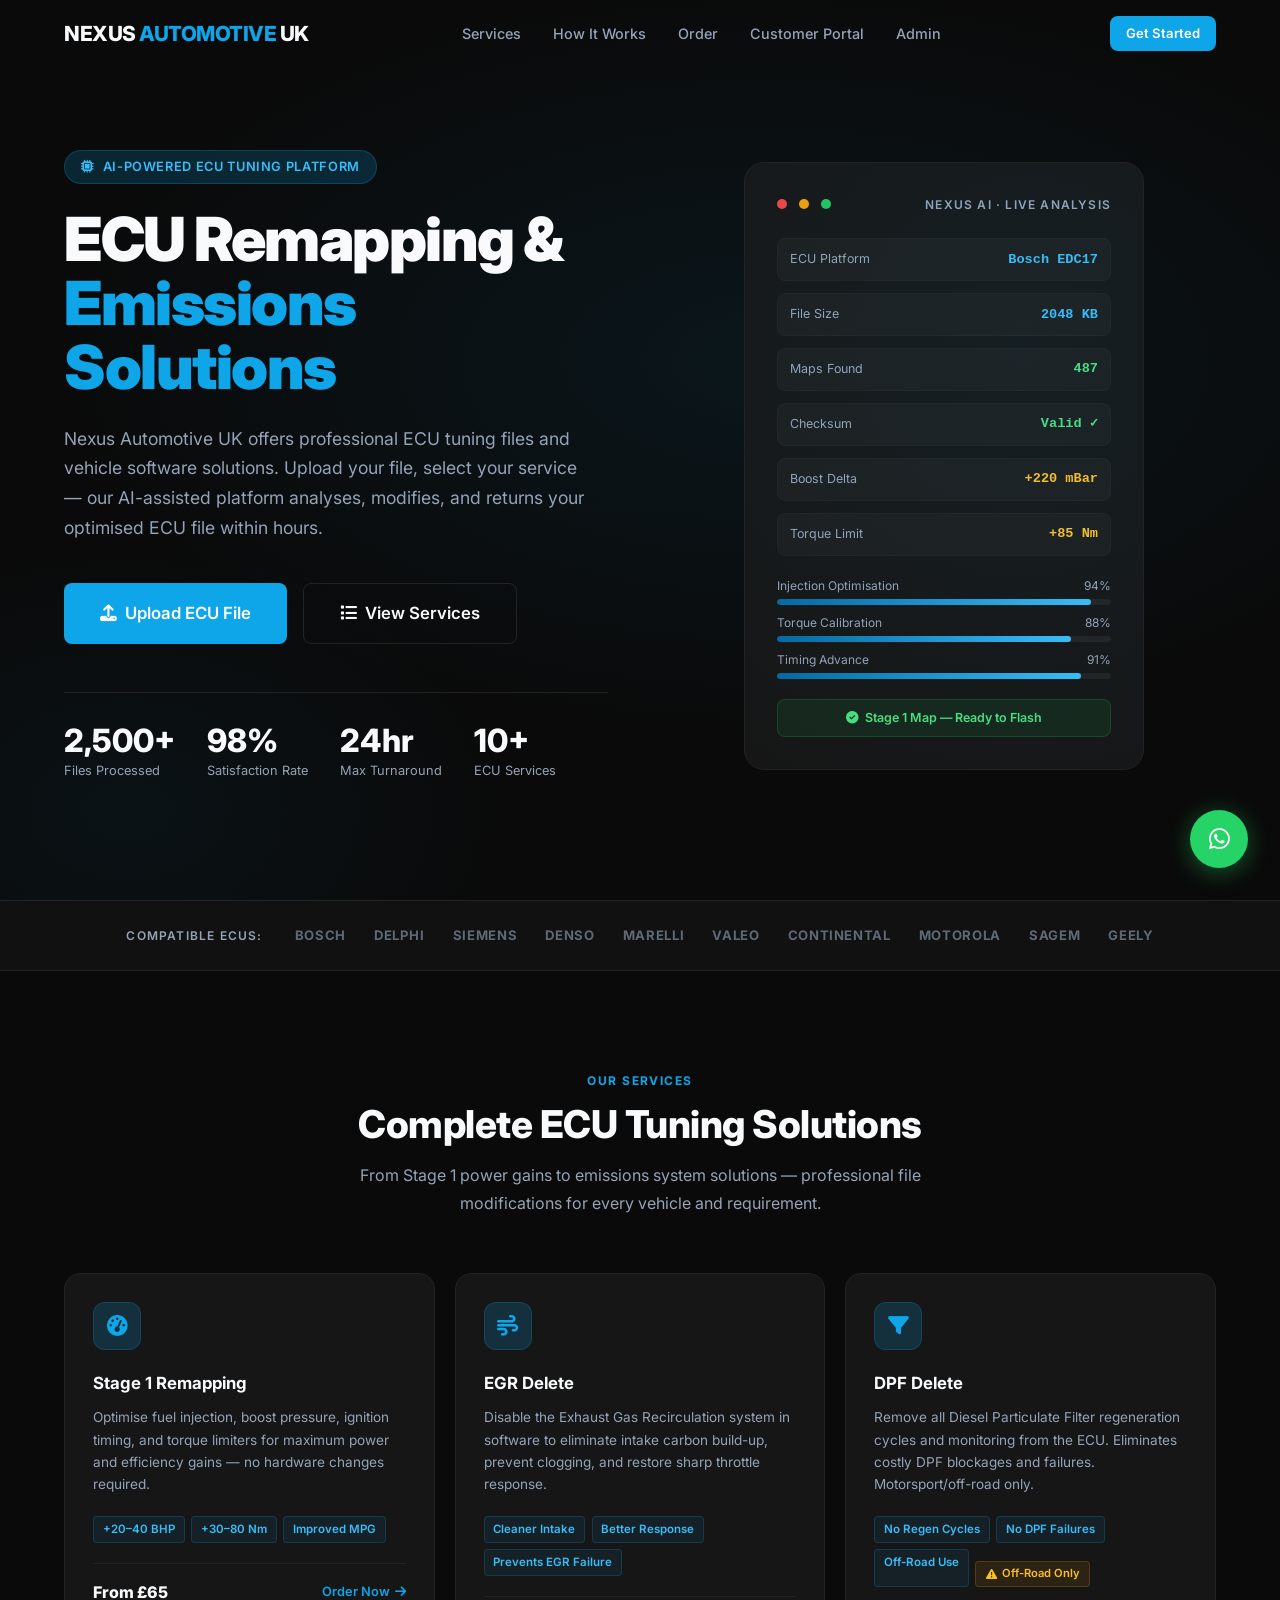
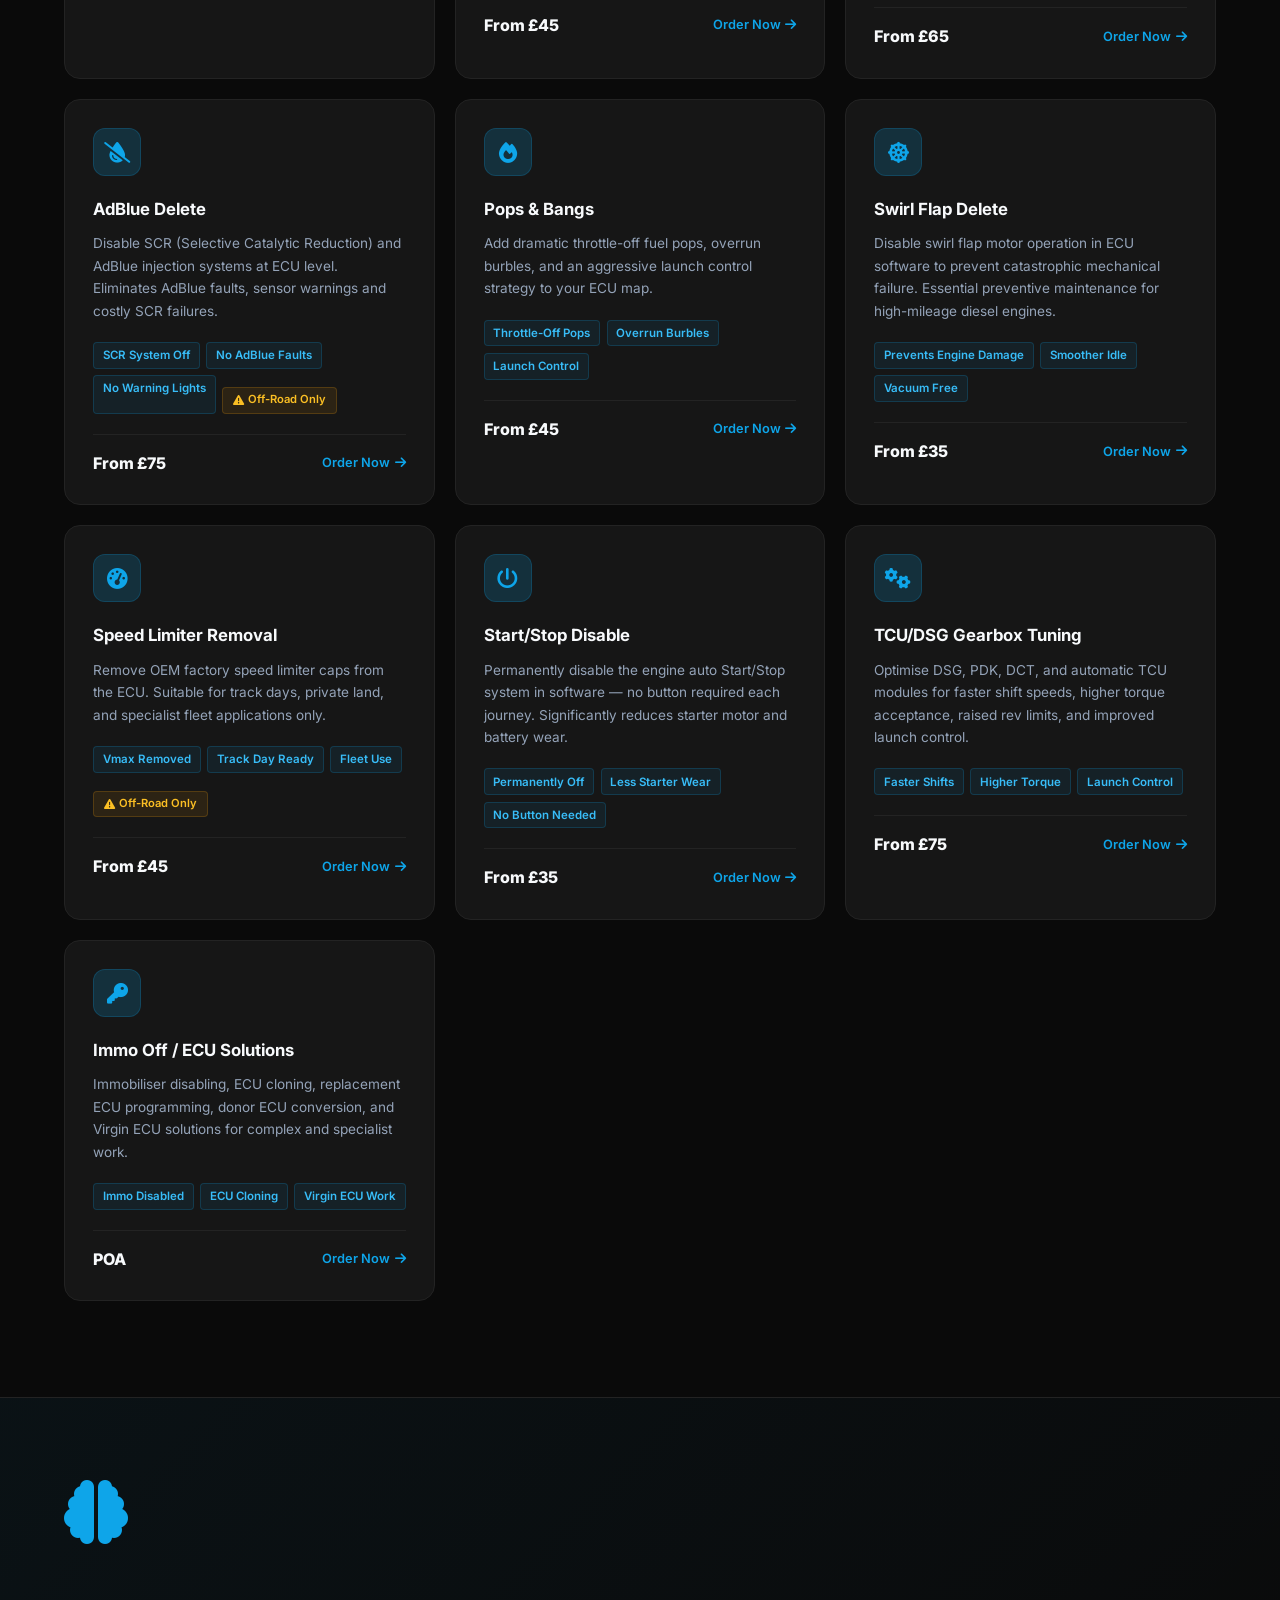
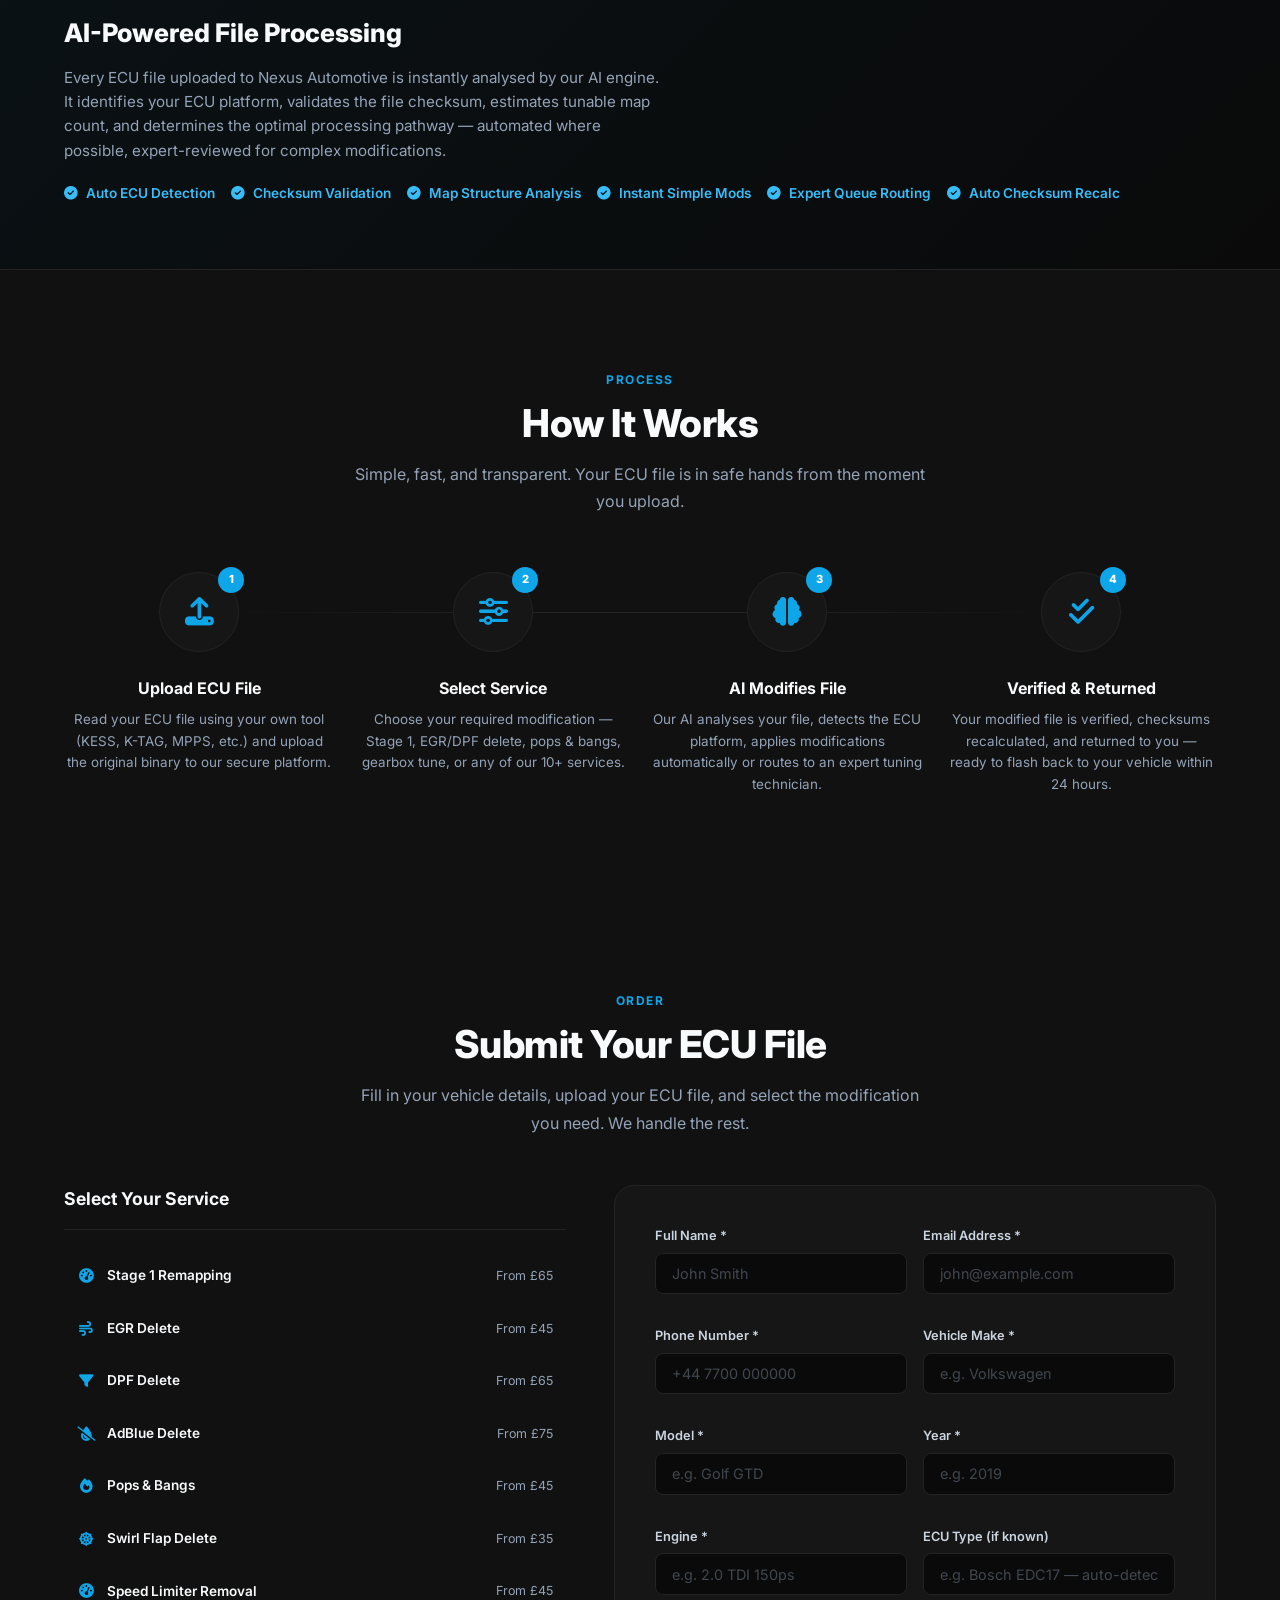
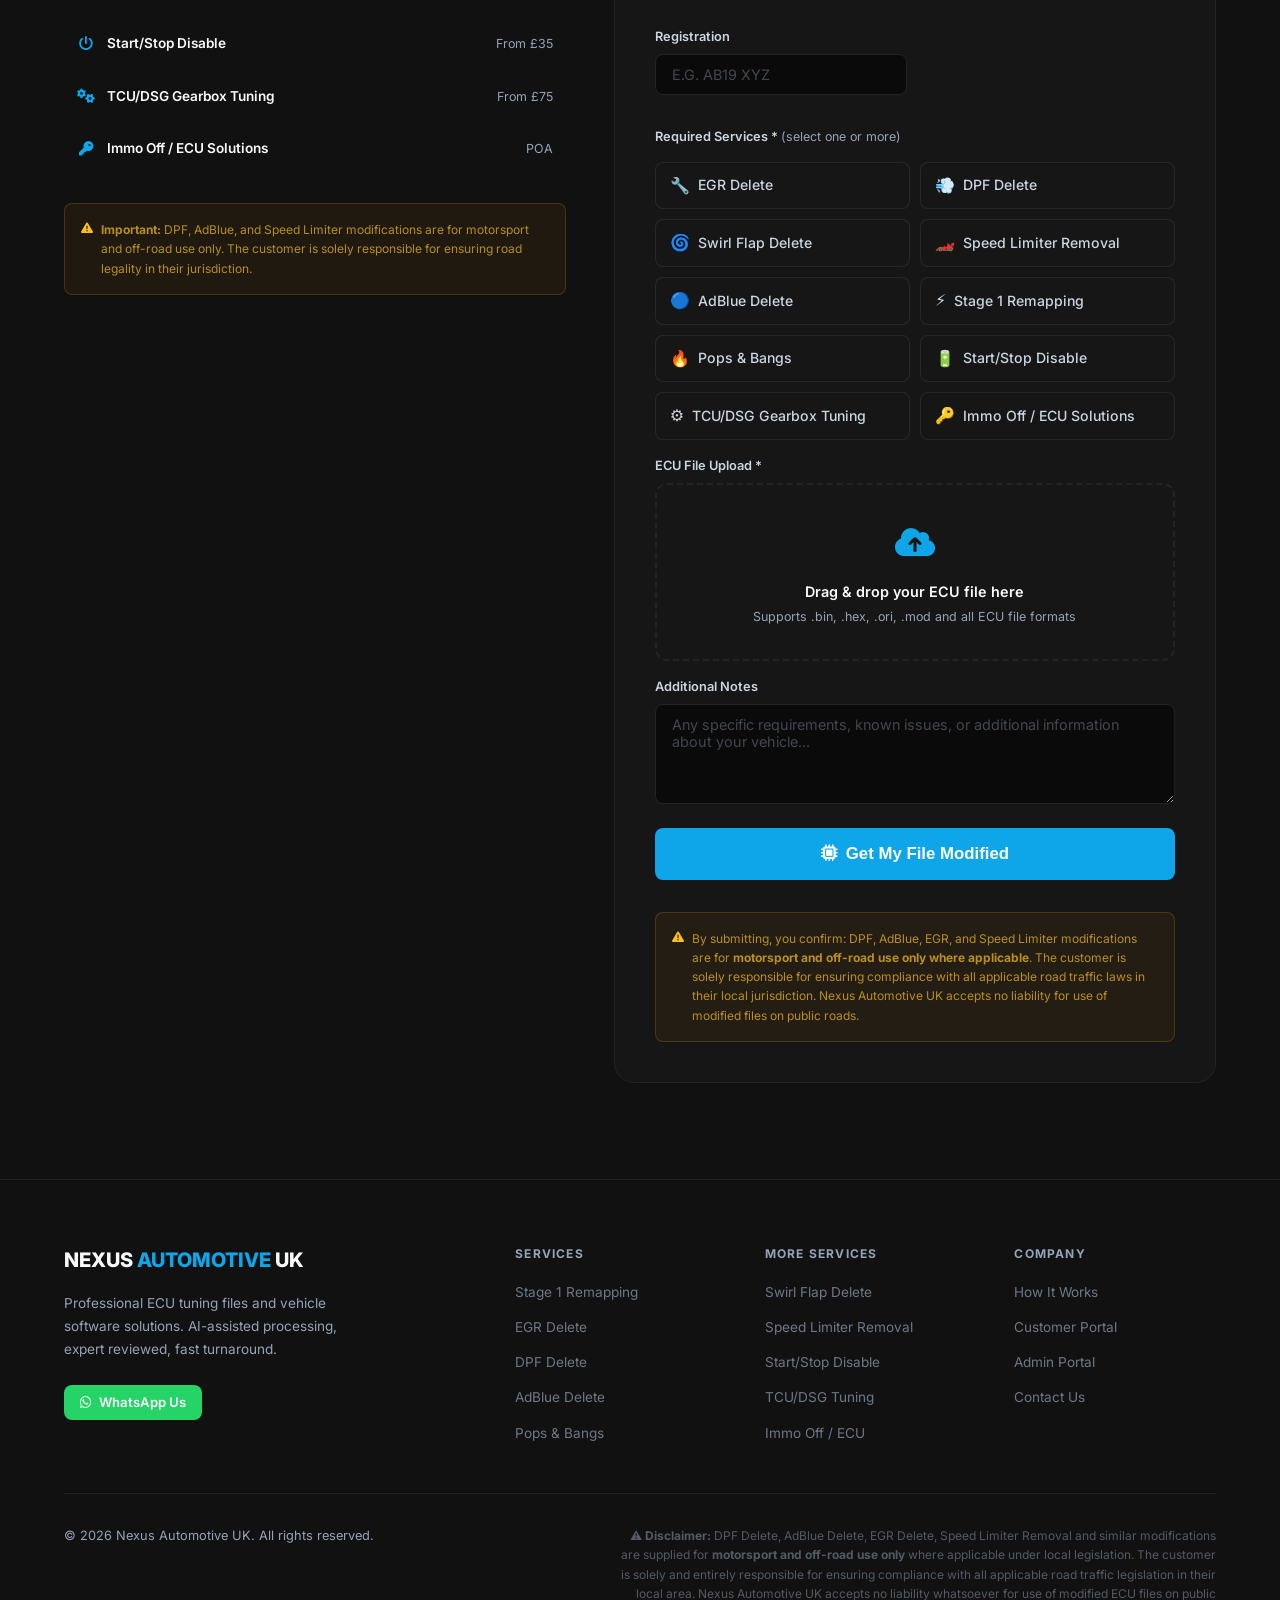
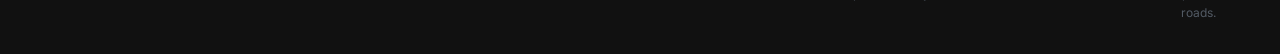
<file: index.html>
<!DOCTYPE html>
<html lang="en">
<head>
  <meta charset="UTF-8">
  <meta name="viewport" content="width=device-width, initial-scale=1.0">
  <title>Nexus Automotive UK | ECU Remapping & Tuning File Service</title>
  <meta name="description" content="Professional ECU remapping, emissions deletes, pops & bangs, gearbox tuning and more. Upload your file, get it modified by AI-assisted experts, download or receive by email. Based in the UK.">
  <meta name="keywords" content="ECU remap, stage 1 remap, DPF delete, EGR delete, AdBlue delete, pops and bangs, tuning file, ECU tune UK">
  <meta property="og:title" content="Nexus Automotive UK | ECU Remapping">
  <meta property="og:description" content="AI-assisted ECU tuning file service. Upload. Tune. Drive.">
  <meta property="og:type" content="website">

  <!-- Fonts -->
  <link rel="preconnect" href="https://fonts.googleapis.com">
  <link rel="preconnect" href="https://fonts.gstatic.com" crossorigin>
  <link href="https://fonts.googleapis.com/css2?family=Inter:wght@400;500;600;700;800;900&display=swap" rel="stylesheet">

  <!-- Icons -->
  <link rel="stylesheet" href="https://cdnjs.cloudflare.com/ajax/libs/font-awesome/6.5.0/css/all.min.css">

  <!-- Styles -->
  <link rel="stylesheet" href="assets/css/style.css">
</head>
<body>

<!-- ================================================================ SITE VIEW -->
<div id="site-view">

  <!-- ── NAVBAR ────────────────────────────────────────────────── -->
  <nav class="navbar">
    <div class="container navbar-inner">
      <a href="#" class="logo">NEXUS <span>AUTOMOTIVE</span> UK</a>
      <ul class="nav-links">
        <li><a href="#services">Services</a></li>
        <li><a href="#how-it-works">How It Works</a></li>
        <li><a href="#order">Order</a></li>
        <li><a href="portal.html">Customer Portal</a></li>
        <li><a href="admin.html">Admin</a></li>
      </ul>
      <a href="portal.html" class="btn btn-primary nav-cta btn-sm">Get Started</a>
      <button class="hamburger" aria-label="Menu">
        <span></span><span></span><span></span>
      </button>
    </div>
  </nav>

  <!-- Mobile menu -->
  <div class="mobile-menu">
    <ul>
      <li><a href="#services" onclick="this.closest('.mobile-menu').classList.remove('open')">Services</a></li>
      <li><a href="#how-it-works" onclick="this.closest('.mobile-menu').classList.remove('open')">How It Works</a></li>
      <li><a href="#order" onclick="this.closest('.mobile-menu').classList.remove('open')">Order</a></li>
      <li><a href="portal.html">Customer Portal</a></li>
      <li><a href="admin.html">Admin Portal</a></li>
    </ul>
  </div>

  <!-- ── HERO ──────────────────────────────────────────────────── -->
  <section class="hero">
    <div class="hero-bg"></div>
    <div class="container">
      <div class="hero-grid">
        <div class="hero-content">
          <div class="hero-eyebrow">
            <i class="fas fa-microchip"></i>
            AI-Powered ECU Tuning Platform
          </div>
          <h1 class="hero-title">
            ECU Remapping &<br>
            <span class="accent">Emissions Solutions</span>
          </h1>
          <p class="hero-desc">
            Nexus Automotive UK offers professional ECU tuning files and vehicle software solutions. Upload your file, select your service — our AI-assisted platform analyses, modifies, and returns your optimised ECU file within hours.
          </p>
          <div class="hero-actions">
            <a href="portal.html" class="btn btn-primary btn-lg">
              <i class="fas fa-upload"></i> Upload ECU File
            </a>
            <a href="#services" class="btn btn-outline btn-lg">
              <i class="fas fa-list"></i> View Services
            </a>
          </div>
          <div class="hero-stats">
            <div>
              <div class="stat-num">2,500+</div>
              <div class="stat-label">Files Processed</div>
            </div>
            <div>
              <div class="stat-num">98%</div>
              <div class="stat-label">Satisfaction Rate</div>
            </div>
            <div>
              <div class="stat-num">24hr</div>
              <div class="stat-label">Max Turnaround</div>
            </div>
            <div>
              <div class="stat-num">10+</div>
              <div class="stat-label">ECU Services</div>
            </div>
          </div>
        </div>
        <div class="hero-visual">
          <div class="ecu-card">
            <div class="ecu-header">
              <div class="ecu-dot dot-r"></div>
              <div class="ecu-dot dot-y"></div>
              <div class="ecu-dot dot-g"></div>
              <span class="ecu-title">Nexus AI · Live Analysis</span>
            </div>
            <div class="ecu-params">
              <div class="param-row">
                <span class="param-label">ECU Platform</span>
                <span class="param-value">Bosch EDC17</span>
              </div>
              <div class="param-row">
                <span class="param-label">File Size</span>
                <span class="param-value">2048 KB</span>
              </div>
              <div class="param-row">
                <span class="param-label">Maps Found</span>
                <span class="param-value green">487</span>
              </div>
              <div class="param-row">
                <span class="param-label">Checksum</span>
                <span class="param-value green">Valid ✓</span>
              </div>
              <div class="param-row">
                <span class="param-label">Boost Delta</span>
                <span class="param-value yellow">+220 mBar</span>
              </div>
              <div class="param-row">
                <span class="param-label">Torque Limit</span>
                <span class="param-value yellow">+85 Nm</span>
              </div>
            </div>
            <div class="ecu-progress">
              <div>
                <div class="prog-label"><span>Injection Optimisation</span><span>94%</span></div>
                <div class="prog-bar-bg"><div class="prog-bar-fill" data-target="94" style="width:0%"></div></div>
              </div>
              <div>
                <div class="prog-label"><span>Torque Calibration</span><span>88%</span></div>
                <div class="prog-bar-bg"><div class="prog-bar-fill" data-target="88" style="width:0%"></div></div>
              </div>
              <div>
                <div class="prog-label"><span>Timing Advance</span><span>91%</span></div>
                <div class="prog-bar-bg"><div class="prog-bar-fill" data-target="91" style="width:0%"></div></div>
              </div>
            </div>
            <div class="ecu-badge">
              <i class="fas fa-check-circle"></i> Stage 1 Map — Ready to Flash
            </div>
          </div>
        </div>
      </div>
    </div>
  </section>

  <!-- ── TRUST BAR ──────────────────────────────────────────────── -->
  <div class="trust-bar">
    <div class="container trust-inner">
      <span class="trust-label">Compatible ECUs:</span>
      <div class="trust-brands">
        <span>Bosch</span>
        <span>Delphi</span>
        <span>Siemens</span>
        <span>Denso</span>
        <span>Marelli</span>
        <span>Valeo</span>
        <span>Continental</span>
        <span>Motorola</span>
        <span>Sagem</span>
        <span>Geely</span>
      </div>
    </div>
  </div>

  <!-- ── SERVICES ───────────────────────────────────────────────── -->
  <section class="section" id="services">
    <div class="container">
      <div class="text-center">
        <span class="section-eyebrow">Our Services</span>
        <h2 class="section-title">Complete ECU Tuning Solutions</h2>
        <p class="section-subtitle">From Stage 1 power gains to emissions system solutions — professional file modifications for every vehicle and requirement.</p>
      </div>
      <div id="services-grid" class="services-grid"></div>
    </div>
  </section>

  <!-- ── AI BADGE ───────────────────────────────────────────────── -->
  <div class="ai-badge-section">
    <div class="container ai-badge-inner">
      <div class="ai-badge-icon">
        <i class="fas fa-brain"></i>
      </div>
      <div class="ai-badge-text">
        <h2>AI-Powered File Processing</h2>
        <p>Every ECU file uploaded to Nexus Automotive is instantly analysed by our AI engine. It identifies your ECU platform, validates the file checksum, estimates tunable map count, and determines the optimal processing pathway — automated where possible, expert-reviewed for complex modifications.</p>
        <div class="ai-features">
          <span class="ai-feature"><i class="fas fa-check-circle"></i> Auto ECU Detection</span>
          <span class="ai-feature"><i class="fas fa-check-circle"></i> Checksum Validation</span>
          <span class="ai-feature"><i class="fas fa-check-circle"></i> Map Structure Analysis</span>
          <span class="ai-feature"><i class="fas fa-check-circle"></i> Instant Simple Mods</span>
          <span class="ai-feature"><i class="fas fa-check-circle"></i> Expert Queue Routing</span>
          <span class="ai-feature"><i class="fas fa-check-circle"></i> Auto Checksum Recalc</span>
        </div>
      </div>
    </div>
  </div>

  <!-- ── HOW IT WORKS ───────────────────────────────────────────── -->
  <section class="section hiw-bg" id="how-it-works">
    <div class="container">
      <div class="text-center">
        <span class="section-eyebrow">Process</span>
        <h2 class="section-title">How It Works</h2>
        <p class="section-subtitle">Simple, fast, and transparent. Your ECU file is in safe hands from the moment you upload.</p>
      </div>
      <div class="hiw-grid">
        <div class="hiw-step fade-up">
          <div class="hiw-icon">
            <span class="hiw-num">1</span>
            <i class="fas fa-upload"></i>
          </div>
          <div class="hiw-title">Upload ECU File</div>
          <p class="hiw-desc">Read your ECU file using your own tool (KESS, K-TAG, MPPS, etc.) and upload the original binary to our secure platform.</p>
        </div>
        <div class="hiw-step fade-up">
          <div class="hiw-icon">
            <span class="hiw-num">2</span>
            <i class="fas fa-sliders-h"></i>
          </div>
          <div class="hiw-title">Select Service</div>
          <p class="hiw-desc">Choose your required modification — Stage 1, EGR/DPF delete, pops & bangs, gearbox tune, or any of our 10+ services.</p>
        </div>
        <div class="hiw-step fade-up">
          <div class="hiw-icon">
            <span class="hiw-num">3</span>
            <i class="fas fa-brain"></i>
          </div>
          <div class="hiw-title">AI Modifies File</div>
          <p class="hiw-desc">Our AI analyses your file, detects the ECU platform, applies modifications automatically or routes to an expert tuning technician.</p>
        </div>
        <div class="hiw-step fade-up">
          <div class="hiw-icon">
            <span class="hiw-num">4</span>
            <i class="fas fa-check-double"></i>
          </div>
          <div class="hiw-title">Verified & Returned</div>
          <p class="hiw-desc">Your modified file is verified, checksums recalculated, and returned to you — ready to flash back to your vehicle within 24 hours.</p>
        </div>
      </div>
    </div>
  </section>

  <!-- ── ORDER FORM ─────────────────────────────────────────────── -->
  <section class="section form-section" id="order">
    <div class="container">
      <div class="text-center">
        <span class="section-eyebrow">Order</span>
        <h2 class="section-title">Submit Your ECU File</h2>
        <p class="section-subtitle">Fill in your vehicle details, upload your ECU file, and select the modification you need. We handle the rest.</p>
      </div>
      <div class="order-grid">
        <!-- Sidebar -->
        <div class="order-sidebar">
          <h3>Select Your Service</h3>
          <div id="sidebar-services" class="sidebar-services"></div>
          <div class="disclaimer-box">
            <i class="fas fa-exclamation-triangle"></i>
            <div><strong>Important:</strong> DPF, AdBlue, and Speed Limiter modifications are for motorsport and off-road use only. The customer is solely responsible for ensuring road legality in their jurisdiction.</div>
          </div>
        </div>
        <!-- Form -->
        <div class="form-card">
          <form id="order-form">
            <div class="form-grid-2">
              <div class="form-group">
                <label>Full Name *</label>
                <input type="text" name="name" placeholder="John Smith" required>
              </div>
              <div class="form-group">
                <label>Email Address *</label>
                <input type="email" name="email" placeholder="john@example.com" required>
              </div>
              <div class="form-group">
                <label>Phone Number *</label>
                <input type="tel" name="phone" placeholder="+44 7700 000000" required>
              </div>
              <div class="form-group">
                <label>Vehicle Make *</label>
                <input type="text" name="make" placeholder="e.g. Volkswagen" required>
              </div>
              <div class="form-group">
                <label>Model *</label>
                <input type="text" name="model" placeholder="e.g. Golf GTD" required>
              </div>
              <div class="form-group">
                <label>Year *</label>
                <input type="text" name="year" placeholder="e.g. 2019" required>
              </div>
              <div class="form-group">
                <label>Engine *</label>
                <input type="text" name="engine" placeholder="e.g. 2.0 TDI 150ps" required>
              </div>
              <div class="form-group">
                <label>ECU Type (if known)</label>
                <input type="text" name="ecu_type" id="ecu-type" placeholder="e.g. Bosch EDC17 — auto-detected on upload">
              </div>
              <div class="form-group">
                <label>Registration</label>
                <input type="text" name="registration" placeholder="e.g. AB19 XYZ" style="text-transform:uppercase">
              </div>
              <div class="form-group" style="grid-column:1/-1">
                <label>Required Services * <span style="font-size:0.78rem;color:var(--grey);font-weight:400">(select one or more)</span></label>
                <div class="service-checkbox-grid" id="service-checkbox-grid">
                  <label class="svc-chk"><input type="checkbox" name="services" value="EGR Delete"><span><span class="svc-chk-icon">🔧</span>EGR Delete</span></label>
                  <label class="svc-chk"><input type="checkbox" name="services" value="DPF Delete"><span><span class="svc-chk-icon">💨</span>DPF Delete</span></label>
                  <label class="svc-chk"><input type="checkbox" name="services" value="Swirl Flap Delete"><span><span class="svc-chk-icon">🌀</span>Swirl Flap Delete</span></label>
                  <label class="svc-chk"><input type="checkbox" name="services" value="Speed Limiter Removal"><span><span class="svc-chk-icon">🏎️</span>Speed Limiter Removal</span></label>
                  <label class="svc-chk"><input type="checkbox" name="services" value="AdBlue Delete"><span><span class="svc-chk-icon">🔵</span>AdBlue Delete</span></label>
                  <label class="svc-chk"><input type="checkbox" name="services" value="Stage 1 Remapping"><span><span class="svc-chk-icon">⚡</span>Stage 1 Remapping</span></label>
                  <label class="svc-chk"><input type="checkbox" name="services" value="Pops &amp; Bangs"><span><span class="svc-chk-icon">🔥</span>Pops &amp; Bangs</span></label>
                  <label class="svc-chk"><input type="checkbox" name="services" value="Start/Stop Disable"><span><span class="svc-chk-icon">🔋</span>Start/Stop Disable</span></label>
                  <label class="svc-chk"><input type="checkbox" name="services" value="TCU/DSG Gearbox Tuning"><span><span class="svc-chk-icon">⚙️</span>TCU/DSG Gearbox Tuning</span></label>
                  <label class="svc-chk"><input type="checkbox" name="services" value="Immo Off / ECU Solutions"><span><span class="svc-chk-icon">🔑</span>Immo Off / ECU Solutions</span></label>
                </div>
                <input type="hidden" id="service-select" name="service" id="service-value">
                <div id="service-error-msg" style="display:none;color:#f87171;font-size:0.82rem;margin-top:6px">⚠️ Please select at least one service</div>
              </div>
            </div>

            <div class="form-group">
              <label>ECU File Upload *</label>
              <div class="file-upload-area" id="file-upload-area">
                <input type="file" id="ecu-file" accept=".bin,.hex,.ori,.mod,.kess,.ktag,.bak,.*">
                <div class="upload-icon"><i class="fas fa-cloud-upload-alt"></i></div>
                <div class="upload-text">Drag & drop your ECU file here</div>
                <div class="upload-hint">Supports .bin, .hex, .ori, .mod and all ECU file formats</div>
              </div>
              <div class="file-info" id="file-info">
                <i class="fas fa-file-code" style="font-size:1.2rem"></i>
                <div>
                  <div id="file-name" style="font-weight:700"></div>
                  <div style="font-size:0.75rem;color:var(--grey)"><span id="file-size"></span> · ECU: <span id="file-ecu-type"></span></div>
                </div>
                <i class="fas fa-check-circle" style="margin-left:auto;font-size:1.1rem;color:#4ade80"></i>
              </div>
            </div>

            <div class="form-group">
              <label>Additional Notes</label>
              <textarea name="notes" placeholder="Any specific requirements, known issues, or additional information about your vehicle..."></textarea>
            </div>

            <div class="form-submit-area">
              <button type="submit" class="btn btn-primary btn-lg">
                <i class="fas fa-microchip"></i> Get My File Modified
              </button>
              <div class="disclaimer-box">
                <i class="fas fa-exclamation-triangle"></i>
                <div>By submitting, you confirm: DPF, AdBlue, EGR, and Speed Limiter modifications are for <strong>motorsport and off-road use only where applicable</strong>. The customer is solely responsible for ensuring compliance with all applicable road traffic laws in their local jurisdiction. Nexus Automotive UK accepts no liability for use of modified files on public roads.</div>
              </div>
            </div>
          </form>
        </div>
      </div>
    </div>
  </section>

  <!-- ── FOOTER ─────────────────────────────────────────────────── -->
  <footer>
    <div class="container">
      <div class="footer-grid">
        <div>
          <div class="footer-logo">NEXUS <span>AUTOMOTIVE</span> UK</div>
          <p class="footer-tagline">Professional ECU tuning files and vehicle software solutions. AI-assisted processing, expert reviewed, fast turnaround.</p>
          <a href="https://wa.me/447700000000" target="_blank" class="btn btn-green btn-sm">
            <i class="fab fa-whatsapp"></i> WhatsApp Us
          </a>
        </div>
        <div>
          <div class="footer-heading">Services</div>
          <ul class="footer-links">
            <li><a href="#" onclick="selectService('Stage 1 Remapping')">Stage 1 Remapping</a></li>
            <li><a href="#" onclick="selectService('EGR Delete')">EGR Delete</a></li>
            <li><a href="#" onclick="selectService('DPF Delete')">DPF Delete</a></li>
            <li><a href="#" onclick="selectService('AdBlue Delete')">AdBlue Delete</a></li>
            <li><a href="#" onclick="selectService('Pops &amp; Bangs')">Pops &amp; Bangs</a></li>
          </ul>
        </div>
        <div>
          <div class="footer-heading">More Services</div>
          <ul class="footer-links">
            <li><a href="#" onclick="selectService('Swirl Flap Delete')">Swirl Flap Delete</a></li>
            <li><a href="#" onclick="selectService('Speed Limiter Removal')">Speed Limiter Removal</a></li>
            <li><a href="#" onclick="selectService('Start/Stop Disable')">Start/Stop Disable</a></li>
            <li><a href="#" onclick="selectService('TCU/DSG Gearbox Tuning')">TCU/DSG Tuning</a></li>
            <li><a href="#" onclick="selectService('Immo Off / ECU Solutions')">Immo Off / ECU</a></li>
          </ul>
        </div>
        <div>
          <div class="footer-heading">Company</div>
          <ul class="footer-links">
            <li><a href="#how-it-works">How It Works</a></li>
            <li><a href="portal.html">Customer Portal</a></li>
            <li><a href="admin.html">Admin Portal</a></li>
            <li><a href="https://wa.me/447700000000" target="_blank">Contact Us</a></li>
          </ul>
        </div>
      </div>
      <div class="footer-bottom">
        <div class="footer-copy">© 2026 Nexus Automotive UK. All rights reserved.</div>
        <div class="footer-disclaimer">
          ⚠️ <strong>Disclaimer:</strong> DPF Delete, AdBlue Delete, EGR Delete, Speed Limiter Removal and similar modifications are supplied for <strong>motorsport and off-road use only</strong> where applicable under local legislation. The customer is solely and entirely responsible for ensuring compliance with all applicable road traffic legislation in their local area. Nexus Automotive UK accepts no liability whatsoever for use of modified ECU files on public roads.
        </div>
      </div>
    </div>
  </footer>

</div><!-- end #site-view -->

<!-- ================================================================ PROCESSING MODAL -->
<div class="modal-overlay" id="processing-modal">
  <div class="modal-box">
    <div class="modal-icon">🤖</div>
    <div class="modal-title" id="proc-title">Processing Your File</div>
    <div class="modal-text" id="proc-text">Our AI is analysing your ECU file...</div>
    <div class="progress-steps" id="proc-steps"></div>
  </div>
</div>

<!-- ================================================================ RESULT MODAL -->
<div class="modal-overlay" id="result-modal">
  <div class="result-box" id="result-box" style="background:var(--card);border:1px solid var(--border);border-radius:20px;max-width:620px;width:100%;max-height:90vh;overflow-y:auto"></div>
</div>

<!-- ================================================================ ORDER DETAIL MODAL -->
<div class="detail-overlay" id="detail-overlay">
  <div class="detail-box">
    <div class="detail-header">
      <div class="detail-title">Order Detail</div>
      <button class="detail-close" onclick="closeDetail()">✕</button>
    </div>
    <div id="detail-body" class="detail-body"></div>
  </div>
</div>

<!-- ================================================================ WHATSAPP -->
<div class="whatsapp-float">
  <div class="whatsapp-label">Chat with us on WhatsApp</div>
  <a href="https://wa.me/447700000000?text=Hi+Nexus+Automotive,+I+need+help+with+my+ECU+remap"
     target="_blank" class="whatsapp-btn" aria-label="WhatsApp">
    <i class="fab fa-whatsapp"></i>
  </a>
</div>

<!-- ================================================================ TOASTS -->
<div class="toast-container" id="toast-container"></div>

<!-- Scripts -->
<script src="assets/js/ecu-processor.js?v=20260621"></script>
<script src="assets/js/main.js?v=20260621m"></script>

</body>
</html>
</file>
<file: assets/css/style.css>
/* ================================================================
   NEXUS AUTOMOTIVE UK — PRODUCTION STYLESHEET
   Black | Charcoal | Electric Blue | White
   ================================================================ */

:root {
  --black:       #0a0a0a;
  --dark:        #111111;
  --card:        #161616;
  --border:      #232323;
  --blue:        #0ea5e9;
  --blue-bright: #38bdf8;
  --blue-dim:    #0369a1;
  --blue-glow:   rgba(14,165,233,0.18);
  --white:       #f8fafc;
  --grey:        #94a3b8;
  --grey-light:  #cbd5e1;
  --success:     #22c55e;
  --warning:     #f59e0b;
  --danger:      #ef4444;
  --font:        'Inter', system-ui, -apple-system, sans-serif;
}

*, *::before, *::after { box-sizing: border-box; margin: 0; padding: 0; }

html { scroll-behavior: smooth; font-size: 16px; }

body {
  background: var(--black);
  color: var(--white);
  font-family: var(--font);
  line-height: 1.6;
  overflow-x: hidden;
}

a { color: var(--blue); text-decoration: none; }
a:hover { color: var(--blue-bright); }

img { max-width: 100%; display: block; }

/* ── SCROLLBAR ─────────────────────────────────────────── */
::-webkit-scrollbar { width: 6px; }
::-webkit-scrollbar-track { background: var(--dark); }
::-webkit-scrollbar-thumb { background: var(--blue-dim); border-radius: 3px; }

/* ── UTILITY ───────────────────────────────────────────── */
.container { max-width: 1200px; margin: 0 auto; padding: 0 1.5rem; }
.section    { padding: 6rem 0; }
.section-sm { padding: 3rem 0; }
.text-blue  { color: var(--blue); }
.text-grey  { color: var(--grey); }
.text-white { color: var(--white); }
.fw-700     { font-weight: 700; }
.mt-1 { margin-top: 0.5rem; }
.mt-2 { margin-top: 1rem; }
.mt-3 { margin-top: 1.5rem; }
.mt-4 { margin-top: 2rem; }
.text-center { text-align: center; }
.flex { display: flex; }
.items-center { align-items: center; }
.gap-2 { gap: 0.5rem; }
.gap-3 { gap: 0.75rem; }

/* ── BUTTONS ───────────────────────────────────────────── */
.btn {
  display: inline-flex;
  align-items: center;
  gap: 0.5rem;
  padding: 0.75rem 1.75rem;
  border-radius: 8px;
  font-weight: 600;
  font-size: 0.95rem;
  cursor: pointer;
  border: none;
  transition: all 0.2s ease;
  white-space: nowrap;
  text-decoration: none;
}

.btn-primary {
  background: var(--blue);
  color: #fff;
}
.btn-primary:hover {
  background: var(--blue-bright);
  color: #fff;
  transform: translateY(-1px);
  box-shadow: 0 0 24px var(--blue-glow);
}

.btn-outline {
  background: transparent;
  color: var(--white);
  border: 1.5px solid var(--border);
}
.btn-outline:hover {
  border-color: var(--blue);
  color: var(--blue);
  transform: translateY(-1px);
}

.btn-green {
  background: #25D366;
  color: #fff;
}
.btn-green:hover {
  background: #1ebe57;
  color: #fff;
  transform: translateY(-1px);
}

.btn-lg {
  padding: 1rem 2.25rem;
  font-size: 1.05rem;
}

.btn-sm {
  padding: 0.45rem 1rem;
  font-size: 0.82rem;
}

.btn:disabled {
  opacity: 0.5;
  cursor: not-allowed;
  transform: none;
}

/* ── BADGE ─────────────────────────────────────────────── */
.badge {
  display: inline-flex;
  align-items: center;
  gap: 0.3rem;
  padding: 0.25rem 0.65rem;
  border-radius: 100px;
  font-size: 0.75rem;
  font-weight: 600;
}
.badge-blue   { background: rgba(14,165,233,0.15); color: var(--blue-bright); }
.badge-green  { background: rgba(34,197,94,0.15);  color: #4ade80; }
.badge-yellow { background: rgba(245,158,11,0.15); color: #fbbf24; }
.badge-red    { background: rgba(239,68,68,0.15);  color: #f87171; }
.badge-grey   { background: rgba(148,163,184,0.12); color: var(--grey); }

/* ── NAVIGATION ────────────────────────────────────────── */
.navbar {
  position: fixed;
  top: 0; left: 0; right: 0;
  z-index: 1000;
  padding: 1rem 0;
  transition: all 0.3s ease;
  border-bottom: 1px solid transparent;
}
.navbar.scrolled {
  background: rgba(10,10,10,0.95);
  backdrop-filter: blur(20px);
  border-bottom-color: var(--border);
}

.navbar-inner {
  display: flex;
  align-items: center;
  justify-content: space-between;
}

.logo {
  font-size: 1.3rem;
  font-weight: 800;
  letter-spacing: -0.5px;
  color: var(--white);
}
.logo span { color: var(--blue); }

.nav-links {
  display: flex;
  align-items: center;
  gap: 2rem;
  list-style: none;
}
.nav-links a {
  color: var(--grey);
  font-size: 0.9rem;
  font-weight: 500;
  transition: color 0.2s;
}
.nav-links a:hover { color: var(--white); }

.nav-cta { margin-left: 1rem; }

.hamburger {
  display: none;
  flex-direction: column;
  gap: 5px;
  cursor: pointer;
  padding: 4px;
  background: none;
  border: none;
}
.hamburger span {
  display: block;
  width: 24px; height: 2px;
  background: var(--white);
  border-radius: 2px;
  transition: all 0.3s;
}

.mobile-menu {
  display: none;
  position: fixed;
  top: 70px; left: 0; right: 0;
  background: var(--dark);
  border-bottom: 1px solid var(--border);
  padding: 1.5rem;
  z-index: 999;
}
.mobile-menu.open { display: block; }
.mobile-menu ul { list-style: none; display: flex; flex-direction: column; gap: 1rem; }
.mobile-menu a { color: var(--grey-light); font-size: 1rem; display: block; padding: 0.5rem 0; }
.mobile-menu a:hover { color: var(--blue); }

/* ── HERO ──────────────────────────────────────────────── */
.hero {
  min-height: 100vh;
  display: flex;
  align-items: center;
  position: relative;
  overflow: hidden;
  padding: 8rem 0 6rem;
}

.hero-bg {
  position: absolute;
  inset: 0;
  background:
    radial-gradient(ellipse 80% 60% at 60% 40%, rgba(14,165,233,0.08) 0%, transparent 70%),
    radial-gradient(ellipse 50% 50% at 10% 90%, rgba(14,165,233,0.05) 0%, transparent 60%);
}

.hero-grid {
  display: grid;
  grid-template-columns: 1fr 1fr;
  gap: 4rem;
  align-items: center;
  position: relative;
  z-index: 1;
}

.hero-eyebrow {
  display: inline-flex;
  align-items: center;
  gap: 0.5rem;
  background: var(--blue-glow);
  border: 1px solid rgba(14,165,233,0.25);
  border-radius: 100px;
  padding: 0.35rem 1rem;
  font-size: 0.8rem;
  font-weight: 600;
  color: var(--blue-bright);
  letter-spacing: 0.05em;
  text-transform: uppercase;
  margin-bottom: 1.5rem;
}

.hero-title {
  font-size: clamp(2.4rem, 5vw, 3.8rem);
  font-weight: 900;
  line-height: 1.05;
  letter-spacing: -1.5px;
  margin-bottom: 1.5rem;
}
.hero-title .accent { color: var(--blue); }

.hero-desc {
  color: var(--grey);
  font-size: 1.1rem;
  line-height: 1.7;
  max-width: 520px;
  margin-bottom: 2.5rem;
}

.hero-actions {
  display: flex;
  gap: 1rem;
  flex-wrap: wrap;
}

.hero-stats {
  display: flex;
  gap: 2rem;
  margin-top: 3rem;
  padding-top: 2rem;
  border-top: 1px solid var(--border);
}
.stat-num {
  font-size: 2rem;
  font-weight: 800;
  color: var(--white);
  line-height: 1;
}
.stat-label {
  font-size: 0.8rem;
  color: var(--grey);
  margin-top: 0.25rem;
}

/* ECU Visual */
.hero-visual {
  display: flex;
  justify-content: center;
  align-items: center;
  position: relative;
}
.ecu-card {
  background: var(--card);
  border: 1px solid var(--border);
  border-radius: 20px;
  padding: 2rem;
  width: 100%;
  max-width: 400px;
  position: relative;
  overflow: hidden;
}
.ecu-card::before {
  content: '';
  position: absolute;
  top: -50%; left: -50%;
  width: 200%; height: 200%;
  background: radial-gradient(circle at 60% 40%, rgba(14,165,233,0.06) 0%, transparent 60%);
  pointer-events: none;
}
.ecu-header {
  display: flex;
  align-items: center;
  gap: 0.75rem;
  margin-bottom: 1.5rem;
}
.ecu-dot {
  width: 10px; height: 10px;
  border-radius: 50%;
}
.dot-r { background: #ef4444; }
.dot-y { background: #f59e0b; }
.dot-g { background: #22c55e; }

.ecu-title {
  font-size: 0.75rem;
  font-weight: 600;
  color: var(--grey);
  text-transform: uppercase;
  letter-spacing: 0.1em;
  margin-left: auto;
}

.ecu-params {
  display: grid;
  gap: 0.75rem;
}
.param-row {
  display: flex;
  justify-content: space-between;
  align-items: center;
  padding: 0.6rem 0.75rem;
  background: rgba(255,255,255,0.03);
  border-radius: 8px;
  border: 1px solid var(--border);
}
.param-label { font-size: 0.78rem; color: var(--grey); }
.param-value { font-size: 0.85rem; font-weight: 700; color: var(--blue-bright); font-family: monospace; }
.param-value.green { color: #4ade80; }
.param-value.yellow { color: #fbbf24; }

.ecu-progress {
  margin-top: 1.25rem;
  display: flex;
  flex-direction: column;
  gap: 0.5rem;
}
.prog-label {
  display: flex;
  justify-content: space-between;
  font-size: 0.75rem;
  color: var(--grey);
  margin-bottom: 0.25rem;
}
.prog-bar-bg {
  height: 6px;
  background: var(--border);
  border-radius: 3px;
  overflow: hidden;
}
.prog-bar-fill {
  height: 100%;
  border-radius: 3px;
  background: linear-gradient(90deg, var(--blue-dim), var(--blue-bright));
  transition: width 1s ease;
}

.ecu-badge {
  display: inline-flex;
  align-items: center;
  gap: 0.4rem;
  margin-top: 1.25rem;
  padding: 0.5rem 0.75rem;
  background: rgba(34,197,94,0.1);
  border: 1px solid rgba(34,197,94,0.2);
  border-radius: 8px;
  font-size: 0.78rem;
  font-weight: 600;
  color: #4ade80;
  width: 100%;
  justify-content: center;
}

/* ── TRUST BAR ─────────────────────────────────────────── */
.trust-bar {
  padding: 1.5rem 0;
  border-top: 1px solid var(--border);
  border-bottom: 1px solid var(--border);
  background: var(--dark);
}
.trust-inner {
  display: flex;
  align-items: center;
  justify-content: center;
  gap: 0.75rem 2rem;
  flex-wrap: wrap;
}
.trust-label {
  font-size: 0.75rem;
  font-weight: 600;
  color: var(--grey);
  text-transform: uppercase;
  letter-spacing: 0.1em;
}
.trust-brands {
  display: flex;
  align-items: center;
  gap: 1.75rem;
  flex-wrap: wrap;
  justify-content: center;
}
.trust-brands span {
  font-size: 0.82rem;
  font-weight: 700;
  color: rgba(148,163,184,0.6);
  letter-spacing: 0.05em;
  text-transform: uppercase;
  transition: color 0.2s;
}
.trust-brands span:hover { color: var(--white); }

/* ── SECTION HEADINGS ──────────────────────────────────── */
.section-eyebrow {
  display: inline-block;
  font-size: 0.75rem;
  font-weight: 700;
  color: var(--blue);
  letter-spacing: 0.12em;
  text-transform: uppercase;
  margin-bottom: 0.75rem;
}
.section-title {
  font-size: clamp(1.8rem, 3vw, 2.6rem);
  font-weight: 800;
  letter-spacing: -0.5px;
  line-height: 1.15;
  margin-bottom: 1rem;
}
.section-subtitle {
  color: var(--grey);
  font-size: 1rem;
  line-height: 1.7;
  max-width: 580px;
  margin: 0 auto;
}

/* ── SERVICES GRID ─────────────────────────────────────── */
.services-grid {
  display: grid;
  grid-template-columns: repeat(auto-fill, minmax(320px, 1fr));
  gap: 1.25rem;
  margin-top: 3.5rem;
}

.service-card {
  background: var(--card);
  border: 1px solid var(--border);
  border-radius: 16px;
  padding: 1.75rem;
  cursor: pointer;
  transition: all 0.25s ease;
  position: relative;
  overflow: hidden;
}
.service-card::before {
  content: '';
  position: absolute;
  top: 0; left: 0; right: 0;
  height: 2px;
  background: linear-gradient(90deg, var(--blue-dim), var(--blue-bright));
  opacity: 0;
  transition: opacity 0.25s;
}
.service-card:hover {
  border-color: rgba(14,165,233,0.4);
  transform: translateY(-3px);
  box-shadow: 0 12px 40px rgba(0,0,0,0.4), 0 0 0 1px rgba(14,165,233,0.15);
}
.service-card:hover::before { opacity: 1; }

.service-card.selected {
  border-color: var(--blue);
  box-shadow: 0 0 0 1px var(--blue), 0 12px 40px var(--blue-glow);
}
.service-card.selected::before { opacity: 1; }

.service-icon {
  width: 48px; height: 48px;
  border-radius: 12px;
  background: var(--blue-glow);
  border: 1px solid rgba(14,165,233,0.2);
  display: flex;
  align-items: center;
  justify-content: center;
  font-size: 1.3rem;
  color: var(--blue);
  margin-bottom: 1.25rem;
}

.service-name {
  font-size: 1.05rem;
  font-weight: 700;
  margin-bottom: 0.6rem;
}

.service-desc {
  font-size: 0.85rem;
  color: var(--grey);
  line-height: 1.65;
  margin-bottom: 1.25rem;
}

.service-chips {
  display: flex;
  flex-wrap: wrap;
  gap: 0.4rem;
  margin-bottom: 1.25rem;
}
.chip {
  padding: 0.2rem 0.55rem;
  background: rgba(14,165,233,0.08);
  border: 1px solid rgba(14,165,233,0.2);
  border-radius: 4px;
  font-size: 0.72rem;
  font-weight: 600;
  color: var(--blue-bright);
}

.service-footer {
  display: flex;
  align-items: center;
  justify-content: space-between;
  padding-top: 1rem;
  border-top: 1px solid var(--border);
}
.service-price {
  font-size: 1rem;
  font-weight: 800;
  color: var(--white);
}
.service-cta {
  font-size: 0.8rem;
  font-weight: 600;
  color: var(--blue);
  display: flex;
  align-items: center;
  gap: 0.3rem;
}

.off-road-tag {
  display: inline-flex;
  align-items: center;
  gap: 0.3rem;
  margin-top: 0.75rem;
  padding: 0.2rem 0.6rem;
  background: rgba(245,158,11,0.1);
  border: 1px solid rgba(245,158,11,0.2);
  border-radius: 4px;
  font-size: 0.7rem;
  font-weight: 600;
  color: #fbbf24;
}

/* ── HOW IT WORKS ──────────────────────────────────────── */
.hiw-bg { background: var(--dark); }

.hiw-grid {
  display: grid;
  grid-template-columns: repeat(4, 1fr);
  gap: 1.5rem;
  margin-top: 3.5rem;
  position: relative;
}

.hiw-grid::before {
  content: '';
  position: absolute;
  top: 40px; left: calc(12.5% + 24px); right: calc(12.5% + 24px);
  height: 1px;
  background: linear-gradient(90deg, transparent, var(--border), var(--border), transparent);
}

.hiw-step {
  text-align: center;
  position: relative;
}

.hiw-icon {
  width: 80px; height: 80px;
  border-radius: 50%;
  background: var(--card);
  border: 1px solid var(--border);
  display: flex;
  align-items: center;
  justify-content: center;
  font-size: 1.8rem;
  color: var(--blue);
  margin: 0 auto 1.5rem;
  position: relative;
  z-index: 1;
  transition: all 0.3s;
}
.hiw-step:hover .hiw-icon {
  background: var(--blue-glow);
  border-color: var(--blue);
  transform: scale(1.05);
}

.hiw-num {
  position: absolute;
  top: -6px; right: -6px;
  width: 26px; height: 26px;
  background: var(--blue);
  border-radius: 50%;
  font-size: 0.7rem;
  font-weight: 800;
  color: #fff;
  display: flex;
  align-items: center;
  justify-content: center;
}

.hiw-title { font-size: 1rem; font-weight: 700; margin-bottom: 0.5rem; }
.hiw-desc  { font-size: 0.84rem; color: var(--grey); line-height: 1.6; }

/* ── AI BADGE ──────────────────────────────────────────── */
.ai-badge-section {
  padding: 4rem 0;
  background: linear-gradient(135deg, rgba(14,165,233,0.05) 0%, transparent 100%);
  border-top: 1px solid var(--border);
  border-bottom: 1px solid var(--border);
}
.ai-badge-inner {
  display: flex;
  align-items: center;
  gap: 3rem;
  flex-wrap: wrap;
}
.ai-badge-icon {
  font-size: 4rem;
  color: var(--blue);
  flex-shrink: 0;
}
.ai-badge-text h2 {
  font-size: 1.6rem;
  font-weight: 800;
  margin-bottom: 0.75rem;
}
.ai-badge-text p { color: var(--grey); font-size: 0.95rem; max-width: 600px; }
.ai-features {
  display: flex;
  gap: 1rem;
  flex-wrap: wrap;
  margin-top: 1.25rem;
}
.ai-feature {
  display: flex;
  align-items: center;
  gap: 0.5rem;
  font-size: 0.85rem;
  font-weight: 600;
  color: var(--blue-bright);
}

/* ── ORDER FORM ────────────────────────────────────────── */
.form-section { background: var(--dark); }

.order-grid {
  display: grid;
  grid-template-columns: 1fr 1.2fr;
  gap: 3rem;
  align-items: start;
  margin-top: 3rem;
}

.order-sidebar h3 {
  font-size: 1.1rem;
  font-weight: 700;
  margin-bottom: 1.5rem;
  padding-bottom: 1rem;
  border-bottom: 1px solid var(--border);
}

.sidebar-services {
  display: flex;
  flex-direction: column;
  gap: 0.5rem;
  margin-bottom: 2rem;
}
.sidebar-svc {
  display: flex;
  align-items: center;
  gap: 0.75rem;
  padding: 0.65rem 0.75rem;
  border-radius: 8px;
  cursor: pointer;
  border: 1px solid transparent;
  transition: all 0.2s;
}
.sidebar-svc:hover {
  background: var(--card);
  border-color: var(--border);
}
.sidebar-svc.active {
  background: var(--blue-glow);
  border-color: rgba(14,165,233,0.3);
}
.sidebar-svc i { color: var(--blue); width: 18px; text-align: center; font-size: 0.9rem; }
.sidebar-svc-name { font-size: 0.85rem; font-weight: 600; }
.sidebar-svc-price {
  font-size: 0.78rem;
  color: var(--grey);
  margin-left: auto;
}

.form-card {
  background: var(--card);
  border: 1px solid var(--border);
  border-radius: 20px;
  padding: 2.5rem;
}

.form-grid-2 {
  display: grid;
  grid-template-columns: 1fr 1fr;
  gap: 1rem;
}

.form-group {
  display: flex;
  flex-direction: column;
  gap: 0.4rem;
  margin-bottom: 1rem;
}
.form-group.full { grid-column: 1 / -1; }

label {
  font-size: 0.8rem;
  font-weight: 600;
  color: var(--grey-light);
}

input, select, textarea {
  background: var(--black);
  border: 1.5px solid var(--border);
  border-radius: 8px;
  color: var(--white);
  font-family: var(--font);
  font-size: 0.9rem;
  padding: 0.7rem 1rem;
  transition: border-color 0.2s, box-shadow 0.2s;
  width: 100%;
  outline: none;
  appearance: none;
}
input:focus, select:focus, textarea:focus {
  border-color: var(--blue);
  box-shadow: 0 0 0 3px rgba(14,165,233,0.1);
}
input::placeholder, textarea::placeholder { color: rgba(148,163,184,0.4); }

select option { background: var(--dark); }

textarea { resize: vertical; min-height: 100px; }

/* File upload */
.file-upload-area {
  border: 2px dashed var(--border);
  border-radius: 12px;
  padding: 2rem;
  text-align: center;
  cursor: pointer;
  transition: all 0.2s;
  position: relative;
}
.file-upload-area:hover, .file-upload-area.drag-over {
  border-color: var(--blue);
  background: var(--blue-glow);
}
.file-upload-area input[type="file"] {
  position: absolute;
  inset: 0;
  opacity: 0;
  cursor: pointer;
  width: 100%;
  height: 100%;
  padding: 0;
}
.upload-icon { font-size: 2rem; color: var(--blue); margin-bottom: 0.75rem; }
.upload-text { font-size: 0.9rem; font-weight: 600; margin-bottom: 0.25rem; }
.upload-hint { font-size: 0.78rem; color: var(--grey); }
.file-info {
  display: flex;
  align-items: center;
  gap: 0.75rem;
  margin-top: 1rem;
  padding: 0.75rem 1rem;
  background: rgba(34,197,94,0.08);
  border: 1px solid rgba(34,197,94,0.2);
  border-radius: 8px;
  font-size: 0.83rem;
  color: #4ade80;
  display: none;
}

.form-submit-area {
  margin-top: 1.5rem;
  display: flex;
  flex-direction: column;
  gap: 1rem;
}
.form-submit-area .btn { width: 100%; justify-content: center; }

.disclaimer-box {
  margin-top: 1rem;
  padding: 1rem;
  background: rgba(245,158,11,0.06);
  border: 1px solid rgba(245,158,11,0.2);
  border-radius: 8px;
  font-size: 0.75rem;
  color: rgba(251,191,36,0.7);
  line-height: 1.6;
  display: flex;
  gap: 0.5rem;
}
.disclaimer-box i { color: #fbbf24; margin-top: 2px; flex-shrink: 0; }

/* ── PROCESSING MODAL ──────────────────────────────────── */
.modal-overlay {
  position: fixed;
  inset: 0;
  background: rgba(0,0,0,0.85);
  backdrop-filter: blur(8px);
  z-index: 2000;
  display: none;
  align-items: center;
  justify-content: center;
  padding: 1rem;
}
.modal-overlay.open { display: flex; }

.modal-box {
  background: var(--card);
  border: 1px solid var(--border);
  border-radius: 20px;
  padding: 2.5rem;
  max-width: 520px;
  width: 100%;
  text-align: center;
}
.modal-icon { font-size: 3rem; margin-bottom: 1rem; }
.modal-title { font-size: 1.4rem; font-weight: 800; margin-bottom: 0.75rem; }
.modal-text { color: var(--grey); font-size: 0.92rem; line-height: 1.7; margin-bottom: 1.5rem; }

.progress-steps {
  display: flex;
  flex-direction: column;
  gap: 0.5rem;
  text-align: left;
  margin-bottom: 1.5rem;
}
.prog-step {
  display: flex;
  align-items: center;
  gap: 0.75rem;
  font-size: 0.85rem;
  color: var(--grey);
}
.prog-step.done { color: #4ade80; }
.prog-step.active { color: var(--white); }
.step-icon { font-size: 0.9rem; width: 20px; text-align: center; }

/* ── RESULT MODAL ──────────────────────────────────────── */
.result-box {
  background: var(--card);
  border: 1px solid var(--border);
  border-radius: 20px;
  padding: 2.5rem;
  max-width: 560px;
  width: 100%;
}
.result-box h3 { font-size: 1.1rem; font-weight: 700; margin-bottom: 1rem; }

.result-table {
  width: 100%;
  border-collapse: collapse;
  font-size: 0.83rem;
  margin-bottom: 1.5rem;
}
.result-table td {
  padding: 0.6rem 0.75rem;
  border-bottom: 1px solid var(--border);
}
.result-table td:first-child { color: var(--grey); width: 45%; }
.result-table td:last-child { font-weight: 600; }

.result-actions {
  display: flex;
  gap: 0.75rem;
  flex-wrap: wrap;
}

/* ── WHATSAPP FLOAT ────────────────────────────────────── */
.whatsapp-float {
  position: fixed;
  bottom: 2rem;
  right: 2rem;
  z-index: 999;
  display: flex;
  flex-direction: column;
  align-items: flex-end;
  gap: 0.5rem;
}
.whatsapp-label {
  background: var(--card);
  border: 1px solid var(--border);
  border-radius: 8px;
  padding: 0.4rem 0.75rem;
  font-size: 0.78rem;
  font-weight: 600;
  color: var(--white);
  white-space: nowrap;
  display: none;
}
.whatsapp-float:hover .whatsapp-label { display: block; }
.whatsapp-btn {
  width: 58px; height: 58px;
  border-radius: 50%;
  background: #25D366;
  display: flex;
  align-items: center;
  justify-content: center;
  font-size: 1.5rem;
  color: #fff;
  box-shadow: 0 4px 24px rgba(37,211,102,0.4);
  transition: all 0.2s;
  text-decoration: none;
  border: none;
  cursor: pointer;
}
.whatsapp-btn:hover {
  transform: scale(1.1);
  box-shadow: 0 8px 30px rgba(37,211,102,0.5);
}

/* ── FOOTER ────────────────────────────────────────────── */
footer {
  background: var(--dark);
  border-top: 1px solid var(--border);
  padding: 4rem 0 2rem;
}
.footer-grid {
  display: grid;
  grid-template-columns: 2fr 1fr 1fr 1fr;
  gap: 3rem;
  margin-bottom: 3rem;
}
.footer-logo {
  font-size: 1.25rem;
  font-weight: 800;
  margin-bottom: 1rem;
}
.footer-logo span { color: var(--blue); }
.footer-tagline { color: var(--grey); font-size: 0.85rem; line-height: 1.7; max-width: 280px; margin-bottom: 1.5rem; }
.footer-heading { font-size: 0.75rem; font-weight: 700; text-transform: uppercase; letter-spacing: 0.1em; color: var(--grey); margin-bottom: 1rem; }
.footer-links { list-style: none; display: flex; flex-direction: column; gap: 0.6rem; }
.footer-links a { color: rgba(148,163,184,0.7); font-size: 0.85rem; transition: color 0.2s; }
.footer-links a:hover { color: var(--white); }
.footer-bottom {
  padding-top: 2rem;
  border-top: 1px solid var(--border);
  display: flex;
  justify-content: space-between;
  align-items: flex-start;
  gap: 1.5rem;
  flex-wrap: wrap;
}
.footer-copy { font-size: 0.8rem; color: var(--grey); }
.footer-disclaimer {
  max-width: 600px;
  font-size: 0.75rem;
  color: rgba(148,163,184,0.5);
  line-height: 1.6;
  text-align: right;
}

/* ── ADMIN ─────────────────────────────────────────────── */
.admin-wrapper { min-height: 100vh; background: var(--black); display: none; }
.admin-wrapper.active { display: block; }

.admin-sidebar {
  position: fixed;
  top: 0; left: 0;
  width: 260px; height: 100vh;
  background: var(--dark);
  border-right: 1px solid var(--border);
  padding: 2rem 1.5rem;
  display: flex;
  flex-direction: column;
  z-index: 100;
}
.admin-logo {
  font-size: 1.1rem;
  font-weight: 800;
  margin-bottom: 0.25rem;
}
.admin-logo span { color: var(--blue); }
.admin-subtitle { font-size: 0.72rem; color: var(--grey); margin-bottom: 2rem; }

.admin-nav { list-style: none; display: flex; flex-direction: column; gap: 0.25rem; }
.admin-nav li a {
  display: flex;
  align-items: center;
  gap: 0.75rem;
  padding: 0.65rem 0.9rem;
  border-radius: 8px;
  color: var(--grey);
  font-size: 0.875rem;
  font-weight: 500;
  transition: all 0.2s;
  text-decoration: none;
}
.admin-nav li a:hover, .admin-nav li a.active {
  background: var(--blue-glow);
  color: var(--white);
}
.admin-nav li a i { width: 16px; color: var(--blue); font-size: 0.85rem; }

.admin-back {
  margin-top: auto;
  display: flex;
  align-items: center;
  gap: 0.5rem;
  padding: 0.65rem 0.9rem;
  border-radius: 8px;
  color: var(--grey);
  font-size: 0.85rem;
  font-weight: 500;
  cursor: pointer;
  background: none;
  border: none;
  transition: all 0.2s;
}
.admin-back:hover { color: var(--white); background: var(--card); }

.admin-main {
  margin-left: 260px;
  padding: 2.5rem;
  min-height: 100vh;
}

.admin-topbar {
  display: flex;
  align-items: center;
  justify-content: space-between;
  margin-bottom: 2rem;
  flex-wrap: wrap;
  gap: 1rem;
}
.admin-page-title { font-size: 1.4rem; font-weight: 800; }
.admin-page-sub { font-size: 0.83rem; color: var(--grey); margin-top: 0.2rem; }

.stats-grid {
  display: grid;
  grid-template-columns: repeat(5, 1fr);
  gap: 1rem;
  margin-bottom: 2rem;
}
.stat-card {
  background: var(--card);
  border: 1px solid var(--border);
  border-radius: 12px;
  padding: 1.25rem;
}
.stat-card-num {
  font-size: 2rem;
  font-weight: 800;
  line-height: 1;
  margin-bottom: 0.25rem;
}
.stat-card-label { font-size: 0.78rem; color: var(--grey); }

.admin-table-wrap {
  background: var(--card);
  border: 1px solid var(--border);
  border-radius: 16px;
  overflow: hidden;
}
.table-header {
  display: flex;
  align-items: center;
  justify-content: space-between;
  padding: 1.25rem 1.5rem;
  border-bottom: 1px solid var(--border);
  gap: 1rem;
  flex-wrap: wrap;
}
.table-title { font-size: 1rem; font-weight: 700; }
.table-filters { display: flex; gap: 0.5rem; flex-wrap: wrap; }
.filter-btn {
  padding: 0.35rem 0.9rem;
  border-radius: 6px;
  font-size: 0.78rem;
  font-weight: 600;
  cursor: pointer;
  border: 1px solid var(--border);
  background: transparent;
  color: var(--grey);
  transition: all 0.2s;
}
.filter-btn:hover, .filter-btn.active {
  background: var(--blue-glow);
  border-color: var(--blue);
  color: var(--white);
}

.admin-table { width: 100%; border-collapse: collapse; }
.admin-table th {
  padding: 0.8rem 1.25rem;
  text-align: left;
  font-size: 0.73rem;
  font-weight: 700;
  text-transform: uppercase;
  letter-spacing: 0.08em;
  color: var(--grey);
  border-bottom: 1px solid var(--border);
  background: rgba(255,255,255,0.01);
}
.admin-table td {
  padding: 1rem 1.25rem;
  font-size: 0.85rem;
  border-bottom: 1px solid rgba(35,35,35,0.6);
  vertical-align: middle;
}
.admin-table tr:last-child td { border-bottom: none; }
.admin-table tr:hover td { background: rgba(255,255,255,0.02); }

.customer-cell { display: flex; flex-direction: column; gap: 0.2rem; }
.customer-name { font-weight: 600; }
.customer-email { font-size: 0.75rem; color: var(--grey); }

.order-ref { font-family: monospace; font-size: 0.8rem; color: var(--blue); }

/* ── DETAIL MODAL ──────────────────────────────────────── */
.detail-overlay {
  position: fixed;
  inset: 0;
  background: rgba(0,0,0,0.8);
  backdrop-filter: blur(6px);
  z-index: 3000;
  display: none;
  align-items: center;
  justify-content: center;
  padding: 1.5rem;
}
.detail-overlay.open { display: flex; }

.detail-box {
  background: var(--card);
  border: 1px solid var(--border);
  border-radius: 20px;
  max-width: 680px;
  width: 100%;
  max-height: 90vh;
  overflow-y: auto;
}
.detail-header {
  display: flex;
  align-items: center;
  justify-content: space-between;
  padding: 1.5rem 2rem;
  border-bottom: 1px solid var(--border);
  position: sticky;
  top: 0;
  background: var(--card);
  z-index: 1;
}
.detail-title { font-size: 1.1rem; font-weight: 700; }
.detail-close {
  width: 32px; height: 32px;
  border-radius: 50%;
  background: var(--border);
  border: none;
  color: var(--white);
  cursor: pointer;
  display: flex;
  align-items: center;
  justify-content: center;
  font-size: 1rem;
  transition: background 0.2s;
}
.detail-close:hover { background: #333; }

.detail-body { padding: 2rem; }

.detail-section {
  margin-bottom: 1.75rem;
}
.detail-section h4 {
  font-size: 0.72rem;
  font-weight: 700;
  text-transform: uppercase;
  letter-spacing: 0.1em;
  color: var(--grey);
  margin-bottom: 1rem;
}

.detail-grid {
  display: grid;
  grid-template-columns: 1fr 1fr;
  gap: 0.75rem;
}
.detail-item {
  padding: 0.65rem 0.9rem;
  background: var(--black);
  border-radius: 8px;
  border: 1px solid var(--border);
}
.detail-item-label { font-size: 0.72rem; color: var(--grey); margin-bottom: 0.2rem; }
.detail-item-value { font-size: 0.88rem; font-weight: 600; }

.status-update-area {
  display: flex;
  gap: 0.75rem;
  flex-wrap: wrap;
  align-items: center;
}
.status-btn {
  padding: 0.45rem 1rem;
  border-radius: 6px;
  font-size: 0.8rem;
  font-weight: 600;
  cursor: pointer;
  border: 1px solid var(--border);
  background: transparent;
  color: var(--grey);
  transition: all 0.2s;
}
.status-btn:hover { border-color: var(--blue); color: var(--blue); }
.status-btn.active { border-color: currentColor; }

.price-input-area {
  display: flex;
  gap: 0.75rem;
  align-items: center;
  margin-top: 1rem;
}
.price-input-area input { max-width: 160px; }

.file-download-btn {
  display: inline-flex;
  align-items: center;
  gap: 0.5rem;
  padding: 0.65rem 1.25rem;
  background: var(--blue-glow);
  border: 1px solid rgba(14,165,233,0.3);
  border-radius: 8px;
  color: var(--blue-bright);
  font-size: 0.85rem;
  font-weight: 600;
  cursor: pointer;
  transition: all 0.2s;
  text-decoration: none;
}
.file-download-btn:hover {
  background: rgba(14,165,233,0.2);
  color: var(--white);
}

.return-file-area {
  margin-top: 1rem;
}
.return-file-area label {
  font-size: 0.85rem;
  margin-bottom: 0.5rem;
  display: block;
}

/* ── LOGIN ─────────────────────────────────────────────── */
.login-overlay {
  position: fixed;
  inset: 0;
  background: var(--black);
  z-index: 5000;
  display: flex;
  align-items: center;
  justify-content: center;
  padding: 1.5rem;
}
.login-box {
  background: var(--card);
  border: 1px solid var(--border);
  border-radius: 20px;
  padding: 2.5rem;
  max-width: 420px;
  width: 100%;
  text-align: center;
}
.login-logo { font-size: 1.5rem; font-weight: 800; margin-bottom: 0.3rem; }
.login-logo span { color: var(--blue); }
.login-sub { font-size: 0.85rem; color: var(--grey); margin-bottom: 2rem; }

/* ── NOTIFICATION TOAST ────────────────────────────────── */
.toast-container {
  position: fixed;
  bottom: 5rem;
  right: 1.5rem;
  z-index: 9999;
  display: flex;
  flex-direction: column;
  gap: 0.5rem;
  pointer-events: none;
}
.toast {
  display: flex;
  align-items: center;
  gap: 0.75rem;
  padding: 0.9rem 1.25rem;
  background: var(--card);
  border: 1px solid var(--border);
  border-radius: 10px;
  font-size: 0.85rem;
  font-weight: 600;
  box-shadow: 0 8px 32px rgba(0,0,0,0.4);
  animation: toastIn 0.3s ease forwards;
  max-width: 340px;
  pointer-events: all;
}
.toast.success { border-left: 3px solid var(--success); }
.toast.error   { border-left: 3px solid var(--danger); }
.toast.info    { border-left: 3px solid var(--blue); }
@keyframes toastIn {
  from { transform: translateX(120%); opacity: 0; }
  to   { transform: translateX(0); opacity: 1; }
}
@keyframes toastOut {
  from { transform: translateX(0); opacity: 1; }
  to   { transform: translateX(120%); opacity: 0; }
}

/* ── ANIMATIONS ────────────────────────────────────────── */
.fade-up {
  opacity: 0;
  transform: translateY(20px);
  transition: opacity 0.5s ease, transform 0.5s ease;
}
.fade-up.visible {
  opacity: 1;
  transform: translateY(0);
}

/* ── RESPONSIVE ────────────────────────────────────────── */
@media (max-width: 1100px) {
  .hiw-grid { grid-template-columns: repeat(2, 1fr); }
  .hiw-grid::before { display: none; }
  .footer-grid { grid-template-columns: 1fr 1fr; }
  .stats-grid { grid-template-columns: repeat(3, 1fr); }
}

@media (max-width: 900px) {
  .hero-grid { grid-template-columns: 1fr; gap: 3rem; }
  .hero-visual { display: none; }
  .order-grid { grid-template-columns: 1fr; }
  .order-sidebar { display: none; }
  .nav-links, .nav-cta { display: none; }
  .hamburger { display: flex; }
  .admin-sidebar { display: none; }
  .admin-main { margin-left: 0; }
  .stats-grid { grid-template-columns: repeat(2, 1fr); }
}

/* ── Service checkbox grid ────────────────────────────────────── */
.service-checkbox-grid {
  display: grid;
  grid-template-columns: repeat(auto-fill, minmax(185px, 1fr));
  gap: 10px;
  margin-top: 8px;
}
.svc-chk {
  display: flex;
  align-items: center;
  gap: 0;
  cursor: pointer;
}
.svc-chk input[type="checkbox"] { display: none; }
.svc-chk > span {
  display: flex;
  align-items: center;
  gap: 8px;
  width: 100%;
  padding: 10px 14px;
  background: var(--card);
  border: 1.5px solid rgba(255,255,255,0.08);
  border-radius: 8px;
  font-size: 0.88rem;
  font-weight: 500;
  color: var(--text-muted);
  transition: all 0.18s;
  user-select: none;
}
.svc-chk input:checked + span {
  border-color: var(--accent);
  color: #fff;
  background: rgba(0,178,255,0.10);
}
.svc-chk > span:hover { border-color: rgba(0,178,255,0.4); color: #fff; }
.svc-chk-icon { font-size: 1rem; }

@media (max-width: 600px) {
  .service-checkbox-grid { grid-template-columns: 1fr 1fr; }
  .section { padding: 4rem 0; }
  .services-grid { grid-template-columns: 1fr; }
  .hiw-grid { grid-template-columns: 1fr; }
  .form-grid-2 { grid-template-columns: 1fr; }
  .footer-grid { grid-template-columns: 1fr; }
  .footer-bottom { flex-direction: column; }
  .footer-disclaimer { text-align: left; }
  .hero-stats { flex-wrap: wrap; gap: 1rem; }
  .stats-grid { grid-template-columns: 1fr 1fr; }
  .detail-grid { grid-template-columns: 1fr; }
  .admin-main { padding: 1.25rem; }
}
</file>
